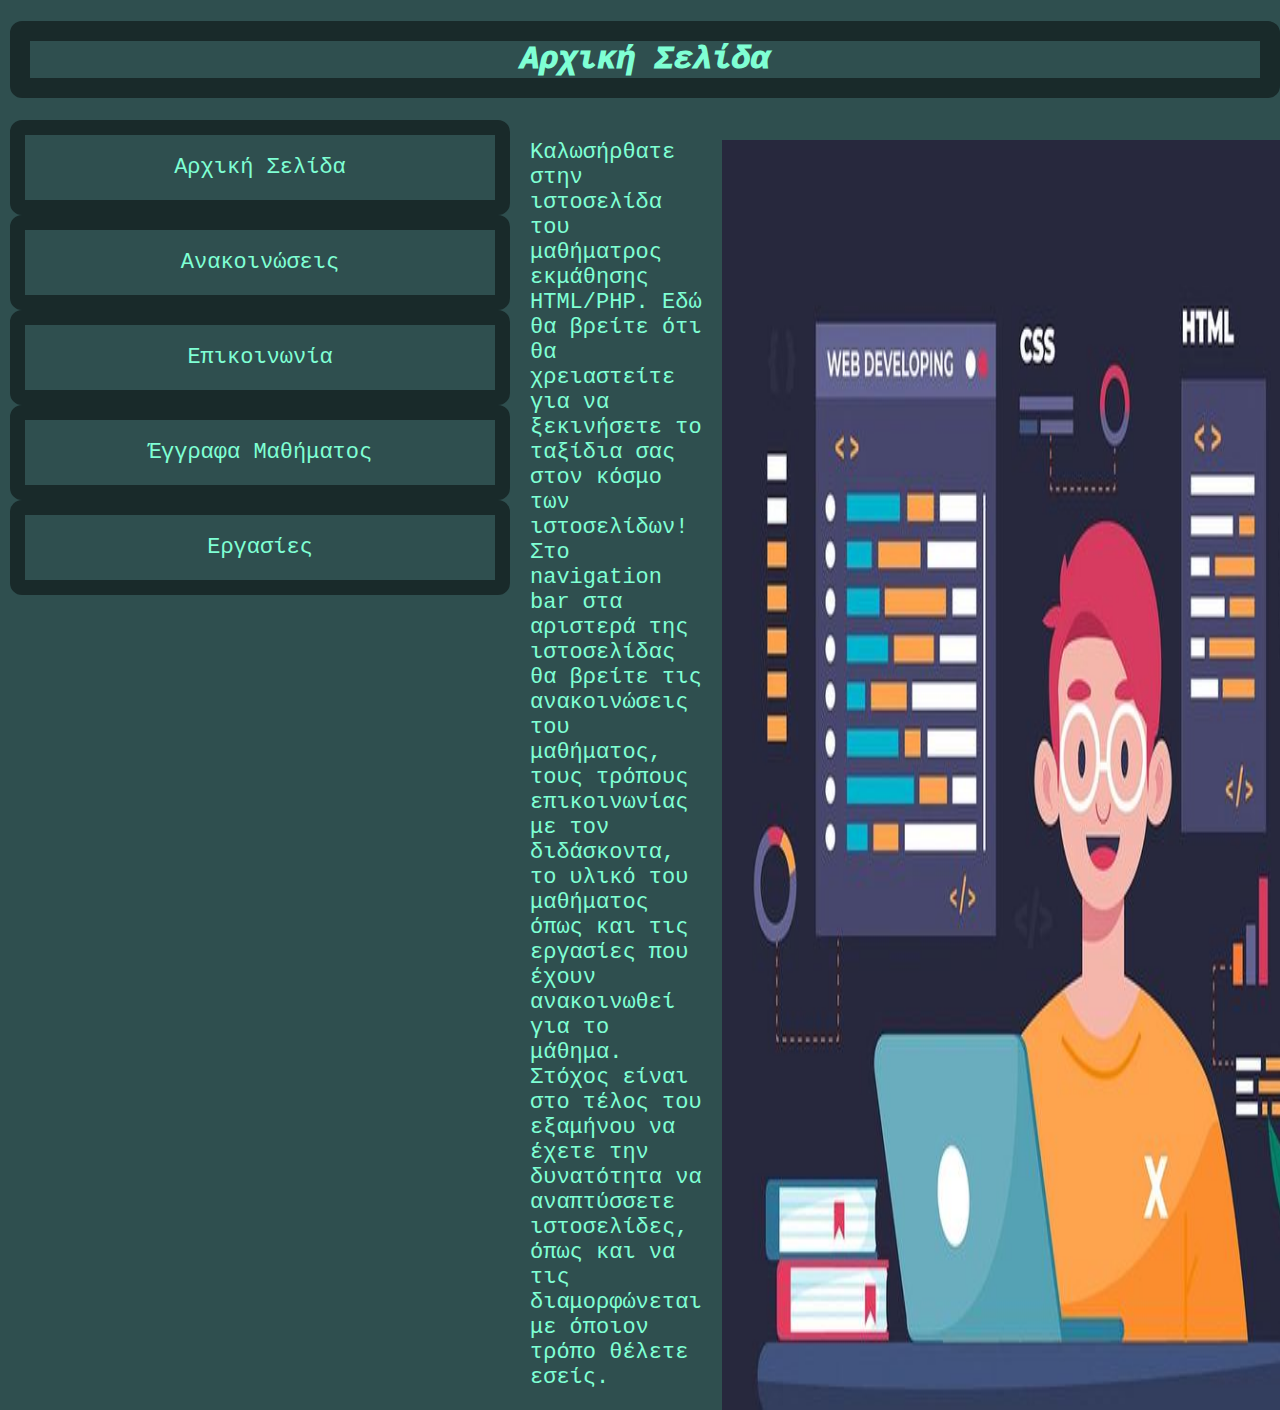
<file: index.html>
<!DOCTYPE html>
<html lang="en">
    <head>
        <meta charset="UTF-8">
        <title>Αρχική Σελίδα</title>
        <link rel="stylesheet" href="style.css">
    </head>
    <body>
        <h1 >Αρχική Σελίδα</h1>
        <div class="welcome-container page-container">
            
            <!-- NAVIGATION BAR --> 
            <ul class="navigation-list">
                <li><a class="navigation" href='./index.html'">Αρχική Σελίδα</a></li>
                <li><a class="navigation" href='./announcement.html'">Ανακοινώσεις</a></li>
                <li><a class="navigation" href='./communication.html'">Επικοινωνία</a></li>
                <li><a class="navigation" href='./documents.html'">Έγγραφα Μαθήματος</a></li> 
                <li><a class="navigation" href='./homework.html'">Εργασίες</a></li>
            </ul>
            
            <!-- WELCOMING TEXT AND IMAGE-->

            <p class="welcome-txt">Καλωσήρθατε στην ιστοσελίδα του μαθήματρος εκμάθησης HTML/PHP.
                    Εδώ θα βρείτε ότι θα χρειαστείτε για να ξεκινήσετε το ταξίδια σας στον κόσμο των ιστοσελίδων!
                    Στο navigation bar στα αριστερά της ιστοσελίδας θα βρείτε τις ανακοινώσεις του μαθήματος, τους τρόπους επικοινωνίας με τον διδάσκοντα, το υλικό του μαθήματος όπως και τις εργασίες που έχουν ανακοινωθεί για το μάθημα.
                    Στόχος είναι στο τέλος του εξαμήνου να έχετε την δυνατότητα να αναπτύσσετε ιστοσελίδες, όπως και να τις διαμορφώνεται με όποιον τρόπο θέλετε εσείς.
            </p>

            <img src="./img/mainpage.jpg" class="welcome-img">
            
        </div>
        
    </body>
</html>
</file>
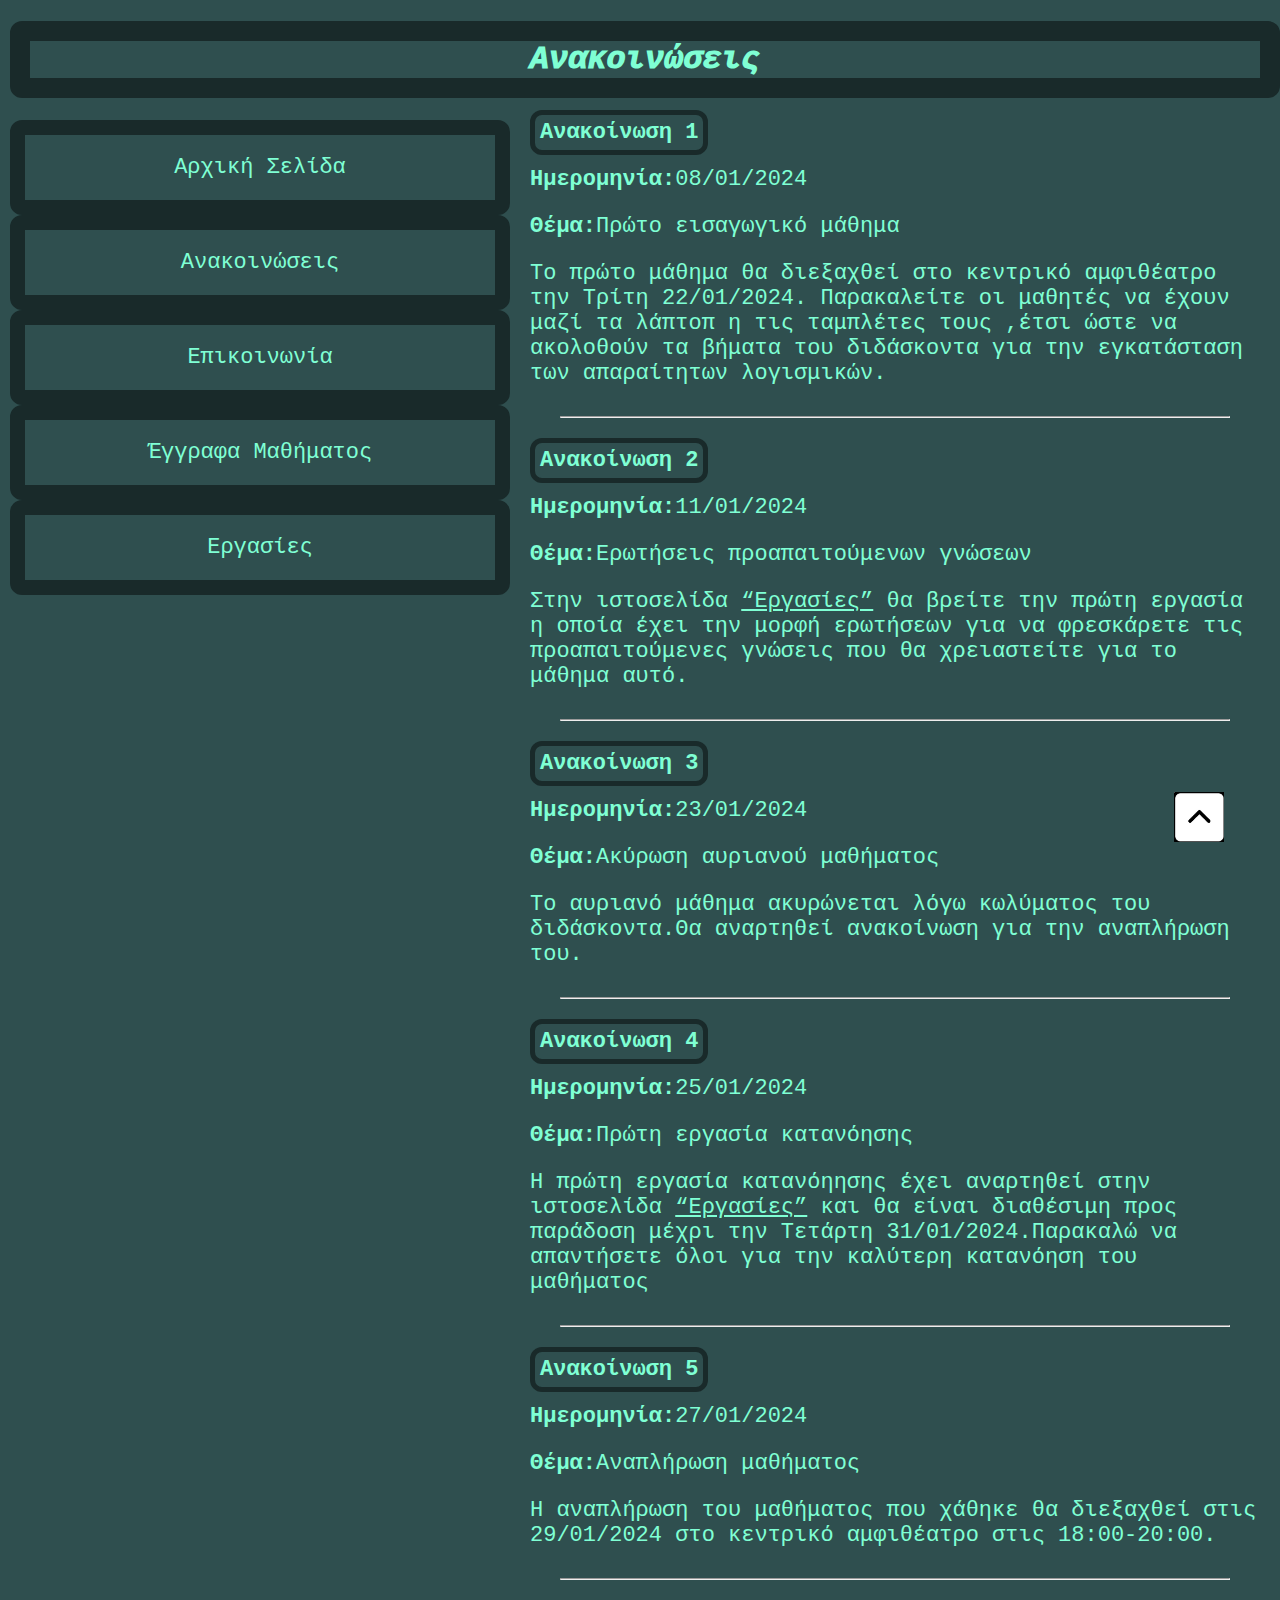
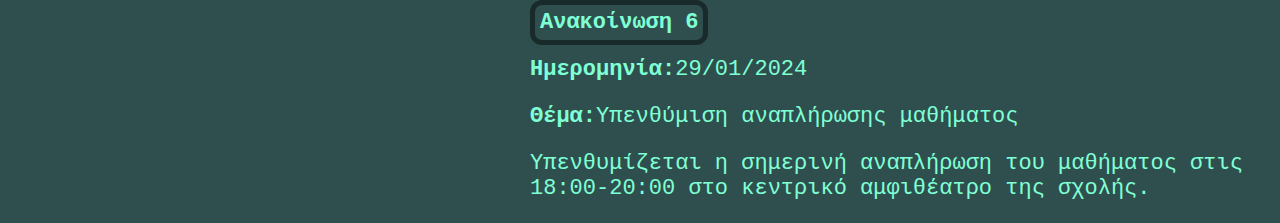
<file: announcement.html>
<!DOCTYPE html>
<html lang="en">
<head>
    <meta charset="UTF-8">
    <title>Ανακοινώσεις</title>
    <link rel="stylesheet" href="style.css">
</head>
<body>
    <h1>Ανακοινώσεις</h1>

    <div class="announcement-container page-container">
        <!-- NAVIGATION BAR -->
        <ul class="navigation-list">
            <li><a class="navigation" href='./index.html'">Αρχική Σελίδα</a></li>
            <li><a class="navigation" href='./announcement.html'">Ανακοινώσεις</a></li>
            <li><a class="navigation" href='./communication.html'">Επικοινωνία</a></li>
            <li><a class="navigation" href='./documents.html'">Έγγραφα Μαθήματος</a></li> 
            <li><a class="navigation" href='./homework.html'">Εργασίες</a></li>
        </ul>
       <!-- ANNNOUNCEMENTS -->
        <div class="main-content">
            <h2>Ανακοίνωση 1</h2>
            <p><strong>Ημερομηνία:</strong>08/01/2024</p>
            <p><strong>Θέμα:</strong>Πρώτο εισαγωγικό μάθημα</p>
            <p>Το πρώτο μάθημα θα διεξαχθεί στο κεντρικό αμφιθέατρο την Τρίτη 22/01/2024.
                Παρακαλείτε οι μαθητές να έχουν μαζί τα λάπτοπ η τις ταμπλέτες τους 
                ,έτσι ώστε να ακολοθούν τα βήματα του διδάσκοντα για την εγκατάσταση των απαραίτητων λογισμικών.    
            </p> 
            <hr>
            <h2>Ανακοίνωση 2</h2>
            <p><strong>Ημερομηνία:</strong>11/01/2024</p>
            <p><strong>Θέμα:</strong>Ερωτήσεις προαπαιτούμενων γνώσεων</p>
            <p>Στην ιστοσελίδα <a href="./homework.html">&ldquo;Εργασίες&rdquo;</a> 
                θα βρείτε την πρώτη εργασία η οποία έχει την μορφή ερωτήσεων για να φρεσκάρετε
                τις προαπαιτούμενες γνώσεις που θα χρειαστείτε για το μάθημα αυτό.
            </p>

            <hr>
            <h2>Ανακοίνωση 3</h2>
            <p><strong>Ημερομηνία:</strong>23/01/2024</p>
            <p><strong>Θέμα:</strong>Ακύρωση αυριανού μαθήματος</p>
            <p>Το αυριανό μάθημα ακυρώνεται λόγω κωλύματος του διδάσκοντα.Θα αναρτηθεί ανακοίνωση για την αναπλήρωση του.</p> 

            <hr>
            <h2>Ανακοίνωση 4</h2>
            <p><strong>Ημερομηνία:</strong>25/01/2024</p>
            <p><strong>Θέμα:</strong>Πρώτη εργασία κατανόησης</p>
            <p>Η πρώτη εργασία κατανόηησης έχει αναρτηθεί στην ιστοσελίδα <a href="./homework.html">&ldquo;Εργασίες&rdquo;</a> 
            και θα είναι διαθέσιμη προς παράδοση μέχρι την Τετάρτη 31/01/2024.Παρακαλώ να απαντήσετε όλοι για την καλύτερη κατανόηση του μαθήματος
            </p> 

            <hr>
            <h2>Ανακοίνωση 5</h2>
            <p><strong>Ημερομηνία:</strong>27/01/2024</p>
            <p><strong>Θέμα:</strong>Αναπλήρωση μαθήματος</p>
            <p>Η αναπλήρωση του μαθήματος που χάθηκε θα διεξαχθεί στις 29/01/2024 στο κεντρικό αμφιθέατρο στις 18:00-20:00.
            </p> 

            <hr>
            <h2>Ανακοίνωση 6</h2>
            <p><strong>Ημερομηνία:</strong>29/01/2024</p>
            <p><strong>Θέμα:</strong>Υπενθύμιση αναπλήρωσης μαθήματος</p>
            <p>Υπενθυμίζεται η σημερινή αναπλήρωση του μαθήματος στις 18:00-20:00 στο κεντρικό αμφιθέατρο της σχολής.
            </p> 
            <!-- BACK TO TOP BUTTON -->
            <button onclick="window.location.href='#top'" id="toTopBtn"><img src="./img/up-arrow.jpg" alt="Back to top." width="50" height="50"></button>

        </div>
    </div>

</body>
</html>
</file>
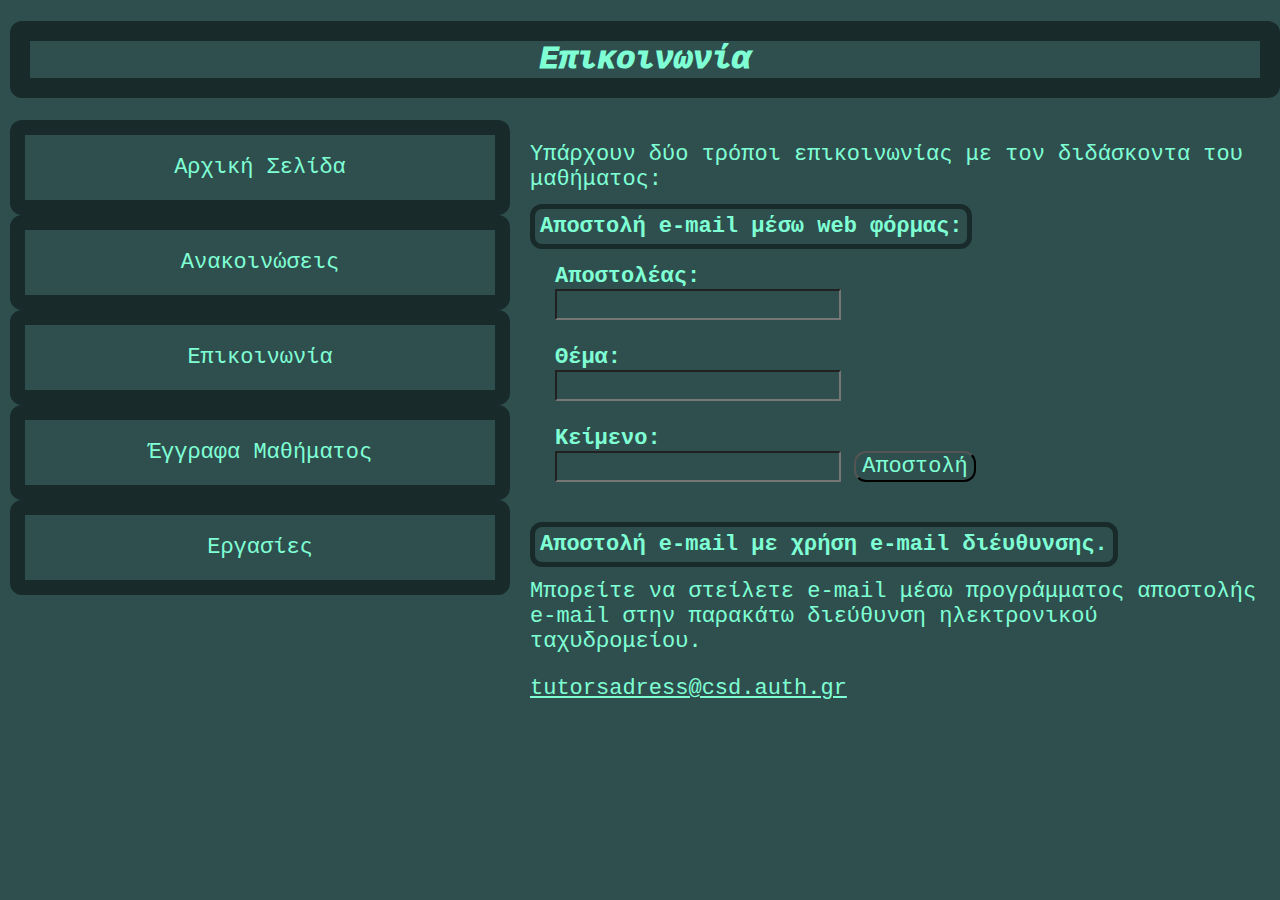
<file: communication.html>
<!DOCTYPE html>
<html lang="en">
<head>
    <meta charset="UTF-8">
    <title>Επικοινωνία</title>
    <link rel="stylesheet" href="style.css">
</head>
<body>
    <h1>Επικοινωνία</h1>

    <div class="communication-container page-container">
        <!-- NAVIAGATION BAR -->
        <ul class="navigation-list">
            <li><a class="navigation" href='./index.html'">Αρχική Σελίδα</a></li>
            <li><a class="navigation" href='./announcement.html'">Ανακοινώσεις</a></li>
            <li><a class="navigation" href='./communication.html'">Επικοινωνία</a></li>
            <li><a class="navigation" href='./documents.html'">Έγγραφα Μαθήματος</a></li> 
            <li><a class="navigation" href='./homework.html'">Εργασίες</a></li>
        </ul>
                
        <div class="main-content">
            <p>Υπάρχουν δύο τρόποι επικοινωνίας με τον διδάσκοντα του μαθήματος:</p>
            <!-- WEB FORM -->
            <h2>Αποστολή e-mail μέσω web φόρμας:</h2>
            <form class="email-form">
                <label for="sender"><strong>Αποστολέας:</strong></label><br>
                <input type="text" id="sender"><br><br>
                <label for="subject"><strong>Θέμα:</strong></label><br>
                <input type="text" id="subject"><br><br>
                <label for="txt"><strong>Κείμενο:</strong></label><br>   <!-- RESIZE IT WITH CSS -->
                <input type="text" id="txt">          
                <button class="send-btn">Αποστολή</button><br><br>
            </form>
            <!-- E-MAIL -->
            <h2>Αποστολή e-mail με χρήση e-mail διέυθυνσης.</h2>
            <p>Μπορείτε να στείλετε e-mail μέσω προγράμματος αποστολής e-mail στην παρακάτω διεύθυνση ηλεκτρονικού ταχυδρομείου.</p>
            <a href="https://www.google.com/gmail/about/" target="_blank" rel="noreferrer noopener">tutorsadress@csd.auth.gr</a>

        </div>
   </div>
</body>
</html>
</file>
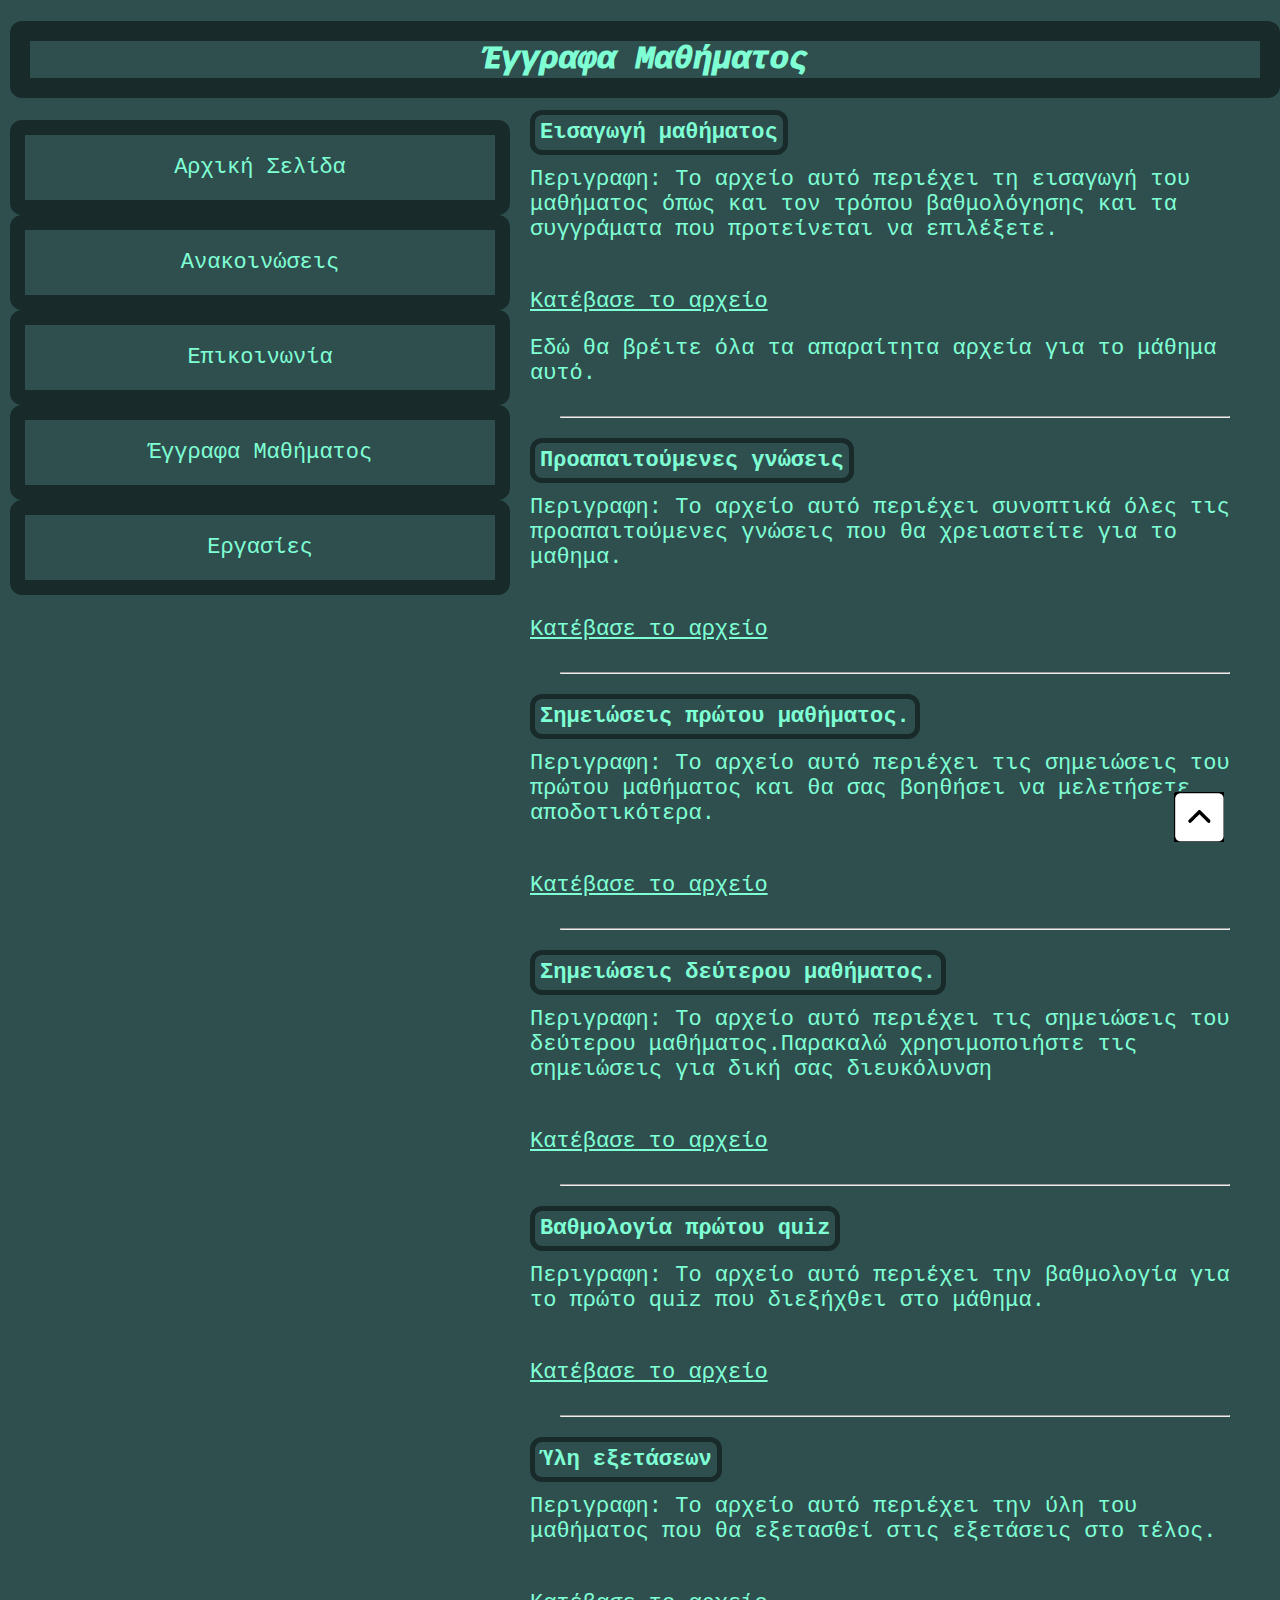
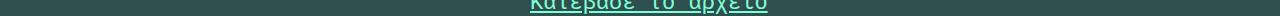
<file: documents.html>
<!DOCTYPE html>
<html lang="en">
<head>
    <meta charset="UTF-8">
    <title>Έγγραφα μαθήματος</title>
    <link rel="stylesheet" href="style.css">
</head>
<body>
    <h1>Έγγραφα Μαθήματος</h1>
    <!-- NAVIGATION BAR -->
    <div class="documents-container page-container">
        <ul class="navigation-list">
            <li><a class="navigation" href='./index.html'">Αρχική Σελίδα</a></li>
            <li><a class="navigation" href='./announcement.html'">Ανακοινώσεις</a></li>
            <li><a class="navigation" href='./communication.html'">Επικοινωνία</a></li>
            <li><a class="navigation" href='./documents.html'">Έγγραφα Μαθήματος</a></li> 
            <li><a class="navigation" href='./homework.html'">Εργασίες</a></li>
        </ul>
        <!-- DOCUMENTS FOR THE LESSON -->
        <div class="main-content">
            <h2><strong>Εισαγωγή μαθήματος</strong></h2>
            <p>Περιγραφη: Το αρχείο αυτό περιέχει τη εισαγωγή του μαθήματος όπως και τον τρόπου βαθμολόγησης και τα συγγράματα που προτείνεται να επιλέξετε.</p><br>
            <a href="./docs/keimeno1.doc">Κατέβασε το αρχείο</a>
            <p>Εδώ θα βρέιτε όλα τα απαραίτητα αρχεία για το μάθημα αυτό.</p>

            <hr>

            <h2><strong>Προαπαιτούμενες γνώσεις</strong></h2>
            <p>Περιγραφη: Το αρχείο αυτό περιέχει συνοπτικά όλες τις προαπαιτούμενες γνώσεις που θα χρειαστείτε για το μαθημα.</p><br>
            <a href="./docs/keimeno1.doc">Κατέβασε το αρχείο</a>

            <hr>

            <h2><strong>Σημειώσεις πρώτου μαθήματος.</strong></h2>
            <p>Περιγραφη: Το αρχείο αυτό περιέχει τις σημειώσεις του πρώτου μαθήματος και θα σας βοηθήσει να μελετήσετε αποδοτικότερα.</p><br>
            <a href="./docs/keimeno1.doc">Κατέβασε το αρχείο</a>

            <hr>

            <h2><strong>Σημειώσεις δεύτερου μαθήματος.</strong></h2>
            <p>Περιγραφη: Το αρχείο αυτό περιέχει τις σημειώσεις του δεύτερου μαθήματος.Παρακαλώ χρησιμοποιήστε τις σημειώσεις για δική σας διευκόλυνση</p><br>
            <a href="./docs/keimeno1.doc">Κατέβασε το αρχείο</a>

            <hr>

            <h2><strong>Βαθμολογία πρώτου quiz</strong></h2>
            <p>Περιγραφη: Το αρχείο αυτό περιέχει την βαθμολογία για το πρώτο quiz που διεξήχθει στο μάθημα.</p><br>
            <a href="./docs/keimeno1.doc">Κατέβασε το αρχείο</a>

            <hr>

            <h2><strong>Ύλη εξετάσεων</strong></h2>
            <p>Περιγραφη: Το αρχείο αυτό περιέχει την ύλη του μαθήματος που θα εξετασθεί στις εξετάσεις στο τέλος.</p><br>
            <a href="./docs/keimeno1.doc">Κατέβασε το αρχείο</a>
        </div>
    </div>
    <!-- BACK TO TOP BUTTON -->
    <button onclick="window.location.href='#top'" id="toTopBtn"><img src="./img/up-arrow.jpg" alt="Back to top." width="50" height="50"></button>
</body>
</html>
</file>
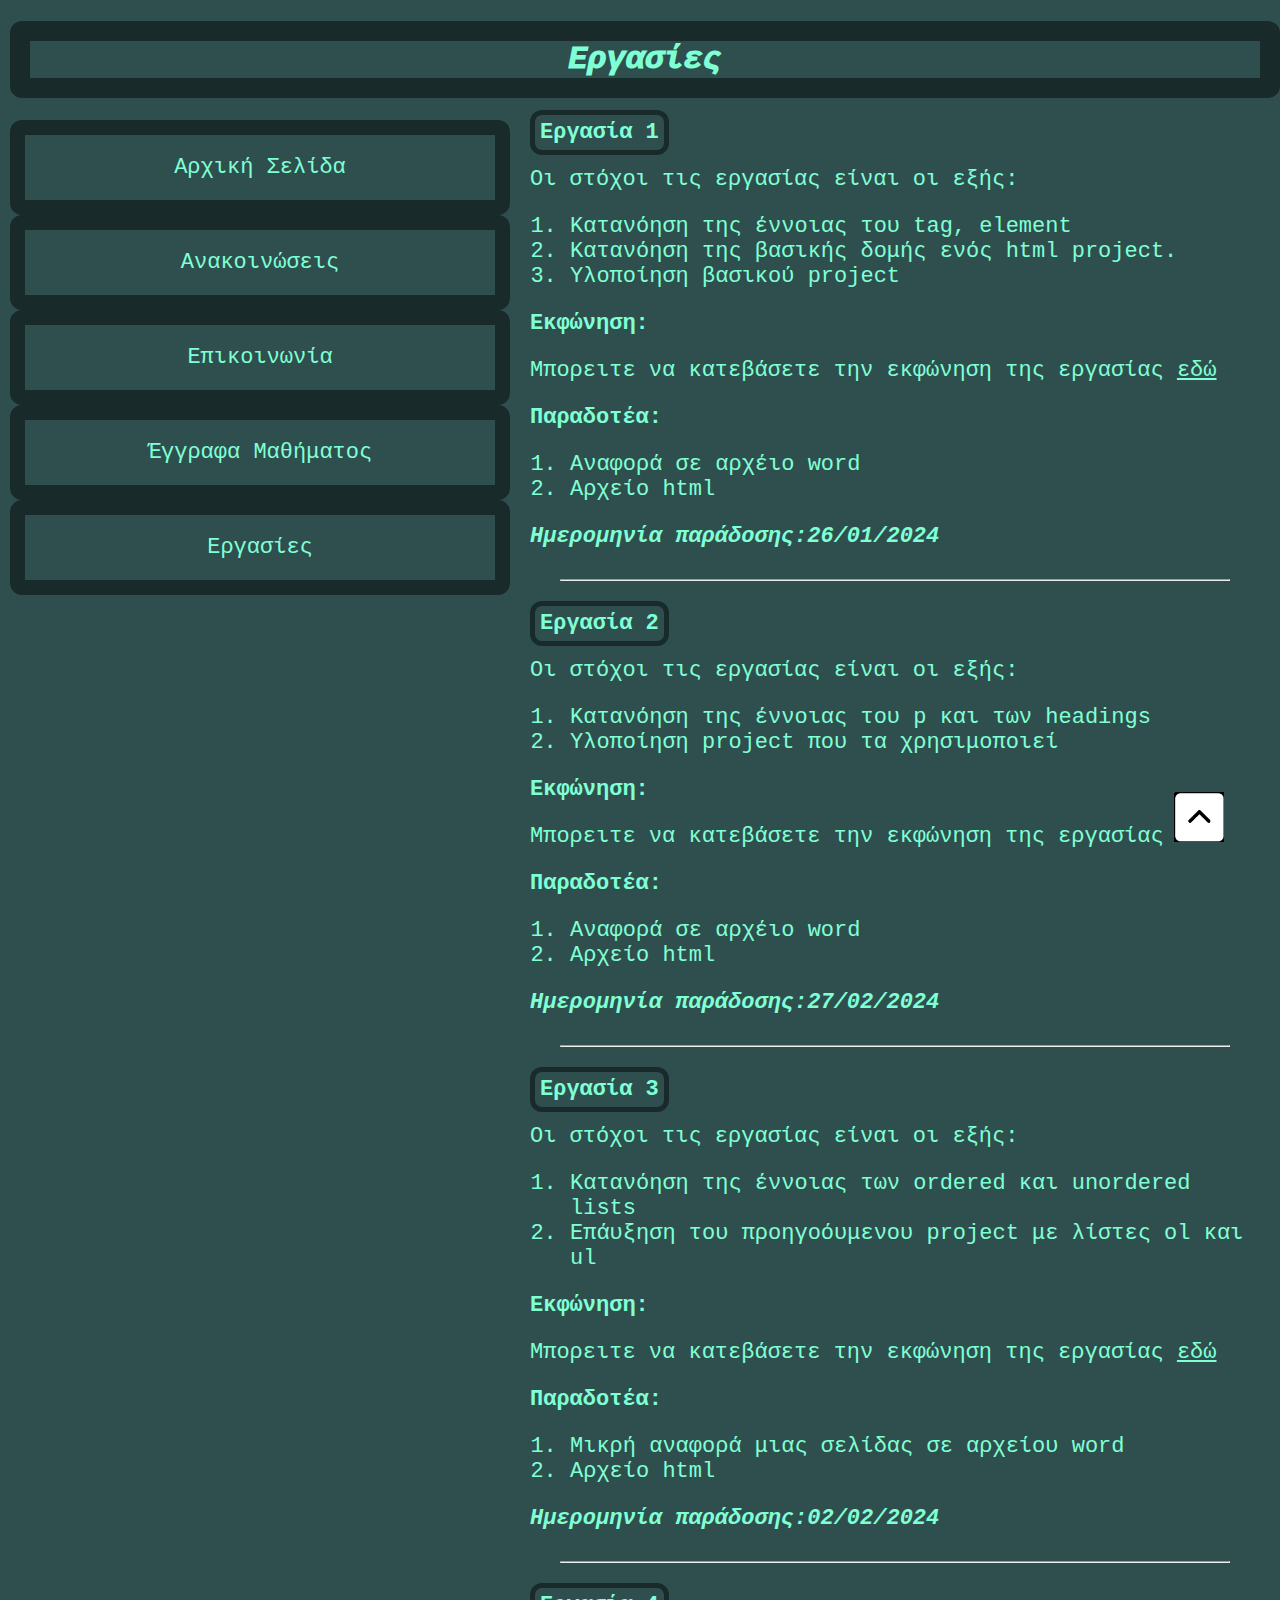
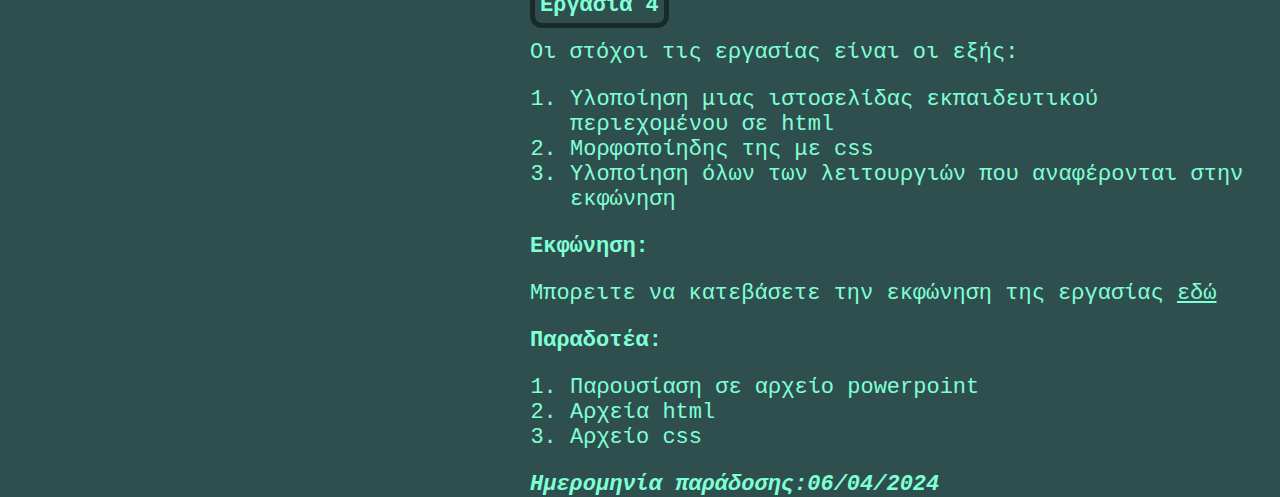
<file: homework.html>
<!DOCTYPE html>
<html lang="en">
    <head>
        <meta charset="UTF-8">
        <title>Εργασίες</title>
        <link rel="stylesheet" href="style.css">
    </head>
    <body>
        <h1>Εργασίες</h1>
        <div class="homework-container page-container">
            <!-- NAVIGATION BAR -->
            <ul class="navigation-list">
                <li><a class="navigation" href='./index.html'">Αρχική Σελίδα</a></li>
                <li><a class="navigation" href='./announcement.html'">Ανακοινώσεις</a></li>
                <li><a class="navigation" href='./communication.html'">Επικοινωνία</a></li>
                <li><a class="navigation" href='./documents.html'">Έγγραφα Μαθήματος</a></li> 
                <li><a class="navigation" href='./homework.html'">Εργασίες</a></li>
            </ul>
            <!--HOMEWORK-->
            <div class="main-content homework-content">
                
                <h2>Εργασία 1</h2>
                <p>Οι στόχοι τις εργασίας είναι οι εξής:</p>
                <ol>
                    <li>Κατανόηση της έννοιας του tag, element</li>
                    <li>Κατανόηση της βασικής δομής ενός html project.</li>
                    <li>Υλοποίηση βασικού project</li>
                </ol>
                <p><strong>Εκφώνηση:</strong></p>
                <p>Μπορειτε να κατεβάσετε την εκφώνηση της εργασίας <a href="./docs/keimeno1.doc">εδώ</a></p>
                <p>
                    <strong>Παραδοτέα:</strong>
                    <ol>
                        <li>Αναφορά σε αρχέιο word</li>
                        <li>Αρχείo html</li>
                    </ol>
                </p>
                <strong><em>Ημερομηνία παράδοσης:26/01/2024</em></strong>

                <hr> 

                <h2>Εργασία 2</h2>
                <p>Οι στόχοι τις εργασίας είναι οι εξής:</p>
                <ol>
                    <li>Κατανόηση της έννοιας του p και των headings</li>
                    <li>Υλοποίηση  project που τα χρησιμοποιεί</li>
                </ol>
                <p><strong>Εκφώνηση:</strong></p>
                <p>Μπορειτε να κατεβάσετε την εκφώνηση της εργασίας <a href="./docs/keimeno1.doc">εδώ</a></p>
                <p>
                    <strong>Παραδοτέα:</strong>
                    <ol>
                        <li>Αναφορά σε αρχέιο word</li>
                        <li>Αρχείo html</li>
                    </ol>
                </p>
                <strong><em>Ημερομηνία παράδοσης:27/02/2024</em></strong>

                <hr>

                <h2>Εργασία 3</h2>
                <p>Οι στόχοι τις εργασίας είναι οι εξής:</p>
                <ol>
                    <li>Κατανόηση της έννοιας των ordered και unordered lists</li>
                    <li>Επάυξηση του προηγοόυμενου project με λίστες ol  και  ul</li>
                </ol>
                <p><strong>Εκφώνηση:</strong></p>
                <p>Μπορειτε να κατεβάσετε την εκφώνηση της εργασίας <a href="./docs/keimeno1.doc">εδώ</a></p>
                <p>
                    <strong>Παραδοτέα:</strong>
                    <ol>
                        <li>Μικρή αναφορά μιας σελίδας σε αρχείου word</li>
                        <li>Αρχείo html</li>
                    </ol>
                </p>
                <strong><em>Ημερομηνία παράδοσης:02/02/2024</em></strong>

                <hr>

                <h2>Εργασία 4</h2>
                <p>Οι στόχοι τις εργασίας είναι οι εξής:</p>
                <ol>
                    <li>Υλοποίηση μιας ιστοσελίδας εκπαιδευτικού περιεχομένου σε html</li>
                    <li>Μορφοποίηδης της με css</li>
                    <li>Υλοποίηση όλων των λειτουργιών που αναφέρονται στην εκφώνηση</li>
                </ol>
                <p><strong>Εκφώνηση:</strong></p>
                <p>Μπορειτε να κατεβάσετε την εκφώνηση της εργασίας <a href="./docs/keimeno1.doc">εδώ</a></p>
                <p>
                    <strong>Παραδοτέα:</strong>
                    <ol>
                        <li>Παρουσίαση σε αρχείο powerpoint</li>
                        <li>Αρχεία html</li>
                        <li>Αρχείo css</li>
                    </ol>
                </p>
                <strong><em>Ημερομηνία παράδοσης:06/04/2024</em></strong>
            </div>
        </div>
         <!-- BACK TO TOP BUTTON -->
        <button onclick="window.location.href='#top'" id="toTopBtn"><img src="./img/up-arrow.jpg" alt="Back to top." width="50" height="50"></button>
    </body>
</html>
</file>
<file: style.css>
/* THIS IS FOR EVERY PAGE */
*{
    color:aquamarine;
    background-color: darkslategray;
    font-size: 22px;
    font-family: 'Courier New', Courier, monospace;
    box-sizing: border-box;
}

h1{
    text-align: center;
    font-style: italic;
    font-size:xx-large;
    font-weight: 1000;
    border: 20px solid  rgb(25, 42, 42);
    border-radius: 12px;
}
h2{
    display: inline;
    border: 5px solid rgb(25, 42, 42);
    padding: 5px;
    border-radius: 12px;
} 


#toTopBtn{
    position: fixed;
    bottom: 50px;
    right: 50px;
    border: 0;
}   

body{
    margin: 0;
    margin-left: 10px;
}


hr{
    margin: 30px;
}


.page-container{
    display: flex;
    margin-right: 20px;
}

.main-content{
    margin-left: 20px;
}

/* THIS IS FOR THE NAVIGATION BAR */

.navigation-list{
    list-style: none;
    padding: 0;
    margin: 0;
}


.navigation-list a{
    text-decoration: none;
    display: block;
    text-align: center;
    padding: 20px;
    border: 15px solid rgb(25, 42, 42);
    max-width: 500px;
    min-width: 500px;
    border-radius: 12px;
}

a:hover{
    background-color:  rgb(25, 42, 42);

}


/* THIS IS FOR THE MAIN PAGE */


.welcome-txt{
   width: 600px;
   margin: 20px;
}

.welcome-img{
    width: 700px;
    margin-top: 20px;
}

/* FOR THE HOMEWORK PAGE */

.homework-content{
    flex: 1;
}

/* FOR THE COMMUNICATION PAGE */
.email-form{
    margin: 25px;
}

.send-btn{
    border-radius: 12px;

}
.send-btn:hover{
    background-color:  rgb(25, 42, 42);
}
</file>
